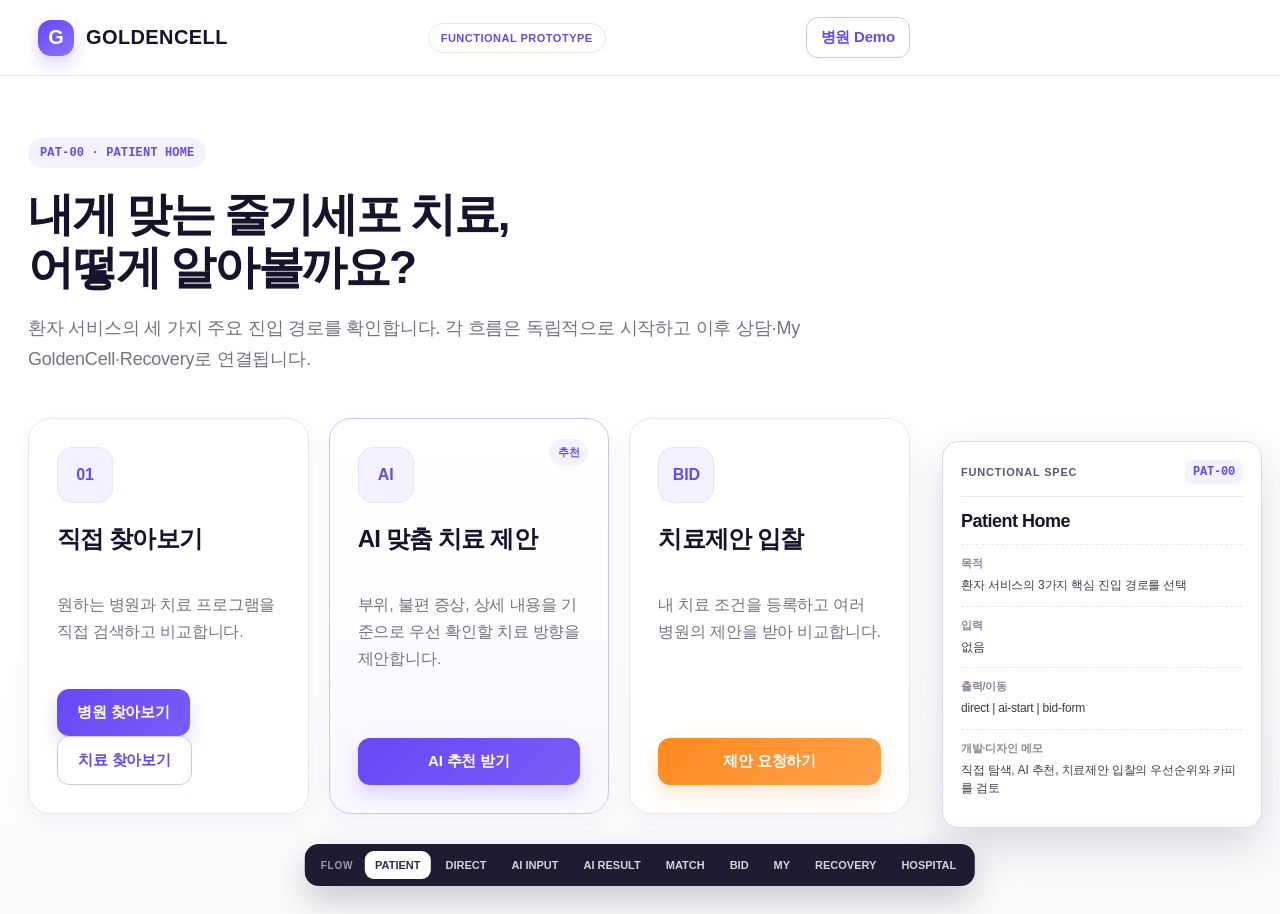
<file: demo/demo-v2/index.html>
<!doctype html>
<html lang="ko">
<head>
  <meta charset="utf-8" />
  <meta name="viewport" content="width=device-width, initial-scale=1" />
  <title>GoldenCell Functional Prototype</title>
  <link rel="stylesheet" href="./styles.css?v=5" />
  <link rel="stylesheet" href="./spec.css?v=5" />
  <link rel="stylesheet" href="./program-detail.css?v=5" />
</head>
<body>
  <header class="topbar">
    <button class="brand" type="button" data-go="home" aria-label="GoldenCell 홈"><span class="brand-mark">G</span><strong>GOLDENCELL</strong></button>
    <span class="preview-badge">FUNCTIONAL PROTOTYPE</span>
  </header>

  <main class="app-shell">
    <section class="screen is-active" data-screen="home">
      <div class="eyebrow">PAT-00 · PATIENT HOME</div>
      <h1>내게 맞는 줄기세포 치료,<br />어떻게 알아볼까요?</h1>
      <p class="lead">환자 서비스의 세 가지 주요 진입 경로를 확인합니다. 각 흐름은 독립적으로 시작하고 이후 상담·My GoldenCell·Recovery로 연결됩니다.</p>
      <div class="choice-grid">
        <article class="choice-card"><span class="choice-icon">01</span><h2>직접 찾아보기</h2><p>원하는 병원과 치료 프로그램을 직접 검색하고 비교합니다.</p><button type="button" class="button secondary" data-go="direct">병원·치료 찾아보기</button></article>
        <article class="choice-card featured"><span class="choice-icon">AI</span><h2>AI 맞춤 치료 제안</h2><p>부위, 불편 증상, 상세 내용을 기준으로 우선 확인할 치료 방향을 제안합니다.</p><button type="button" class="button primary" data-go="ai-start">AI 추천 받기</button></article>
        <article class="choice-card"><span class="choice-icon">BID</span><h2>치료제안 입찰</h2><p>내 치료 조건을 등록하고 여러 병원의 제안을 받아 비교합니다.</p><button type="button" class="button orange" data-go="bid-form">제안 요청하기</button></article>
      </div>
    </section>

    <section class="screen" data-screen="ai-start"><button type="button" class="back-link" data-go="home">← HOME</button><div class="eyebrow">AI-00 · AI RECOMMENDATION INTRO</div><h1>치료명을 몰라도 괜찮습니다.</h1><p class="lead">현재 불편한 부위와 증상을 알려주시면 치료 정보를 탐색하는 출발점을 정리해드립니다.</p><div class="intro-panel"><div><span>1</span><strong>불편 부위 선택</strong></div><div><span>2</span><strong>증상·상세내용 입력</strong></div><div><span>3</span><strong>AI 분석 결과 확인</strong></div></div><button type="button" class="button primary large" data-go="ai-body">시작하기</button></section>

    <section class="screen" data-screen="ai-body"><button type="button" class="back-link" data-go="ai-start">← 이전</button><div class="step-row"><span>AI-01 · Body Category</span><strong>1 / 2</strong></div><div class="progress"><i class="on"></i><i></i></div><h1>어느 부위가 가장 불편하신가요?</h1><p class="lead">현재 가장 신경 쓰이는 부위를 하나 선택해주세요.</p><div class="body-grid" id="bodyOptions"><button type="button" data-body="무릎·관절">무릎·관절</button><button type="button" data-body="허리·척추">허리·척추</button><button type="button" data-body="어깨">어깨</button><button type="button" data-body="피부·미용">피부·미용</button><button type="button" data-body="두피·탈모">두피·탈모</button><button type="button" data-body="면역·항노화">면역·항노화</button><button type="button" data-body="기타">기타</button></div><div class="bottom-bar"><span>선택한 부위 <strong id="selectedBodyLabel">없음</strong></span><button type="button" class="button primary" id="bodyNext" disabled>다음 단계 →</button></div></section>

    <section class="screen" data-screen="ai-detail"><button type="button" class="back-link" data-go="ai-body">← 부위 선택</button><div class="step-row"><span>AI-02 · Symptoms & Detail</span><strong>2 / 2</strong></div><div class="progress"><i class="on"></i><i class="on"></i></div><div class="eyebrow">선택 부위 · <span id="detailBodyLabel">-</span></div><h1>어떤 불편함이 있으신가요?</h1><p class="lead">해당되는 증상을 선택하고, 현재 상태를 자유롭게 적어주세요.</p><div class="form-panel"><h2>불편 증상 <small>symptomCodes[] · 복수선택</small></h2><div class="symptom-grid" id="symptomOptions"></div></div><div class="form-panel"><h2>상세 내용 <small>detailText · 자유입력</small></h2><textarea id="detailText" placeholder="예) 1년 전부터 오른쪽 무릎이 아프고 계단을 내려갈 때 특히 통증이 있습니다."></textarea></div><div class="bottom-bar"><span><strong id="detailSummary">부위 선택 완료</strong></span><button type="button" class="button primary" id="detailComplete">AI 분석 결과 보기 →</button></div></section>

    <section class="screen" data-screen="ai-result"><button type="button" class="back-link" data-go="ai-detail">← 입력 내용 수정</button><div class="eyebrow">AI-03 · AI ANALYSIS RESULT</div><h1>현재 조건에서 우선 확인할<br />치료 방향을 찾았습니다.</h1><div class="analysis-panel"><h2>선택하신 내용을 이렇게 분석했습니다.</h2><div class="analysis-grid"><div><small>선택 부위 · bodyCategory</small><strong id="resultBody"></strong></div><div><small>불편 증상 · symptomCodes[]</small><strong id="resultSymptoms"></strong></div></div><div class="analysis-detail"><small>입력 내용 · detailText</small><p id="resultDetail"></p></div><div class="analysis-copy"><b>AI 분석</b><p id="analysisText"></p></div></div><h2 class="section-title">추천 치료 방향 · recommendedDirections[]</h2><div class="result-grid"><article class="result-card"><span class="match-badge">92% Match</span><h3>자가 골수 유래 무릎 치료</h3><p>입력 정보와 관련성이 높은 치료 방향입니다.</p><button type="button" class="button secondary" data-go="matched">프로그램 보기</button></article><article class="result-card"><span class="match-badge">87% Match</span><h3>관절 재생 치료 프로그램</h3><p>현재 증상과 비교해볼 수 있는 치료 방향입니다.</p><button type="button" class="button secondary" data-go="matched">프로그램 보기</button></article><article class="result-card"><span class="match-badge">76% Match</span><h3>통증·회복 관리 프로그램</h3><p>회복 관리까지 함께 비교할 수 있습니다.</p><button type="button" class="button secondary" data-go="matched">프로그램 보기</button></article></div><div class="bid-handoff"><div><div class="eyebrow orange-text">BID-01 HANDOFF</div><h2>병원들의 치료 제안도 받아보시겠어요?</h2><p>AI 입력 데이터(bodyCategory, symptomCodes[], detailText)를 치료제안 요청에 그대로 전달합니다.</p></div><button type="button" class="button orange" data-go="bid-form">병원 치료제안 받아보기 →</button></div></section>

    <section class="screen" data-screen="matched"><button type="button" class="back-link" data-go="ai-result">← AI 분석 결과</button><div class="eyebrow">AI-04 · MATCHED PROGRAMS & HOSPITALS</div><h1>추천 치료와 관련된 프로그램을 찾았습니다.</h1><p class="lead">이벤트 프로그램을 우선 비교하고, 관련 치료 전문병원은 별도 영역에서 확인합니다.</p><h2 class="section-title">추천 이벤트 프로그램 · primary</h2><div class="result-grid" id="programCards"></div><hr class="section-divider" /><h2 class="section-title">관련 치료 전문병원 · secondary</h2><div class="result-grid" id="hospitalCards"></div></section>

    <section class="screen" data-screen="program-detail"><button type="button" class="back-link" data-go="matched">← 프로그램 목록</button><div class="eyebrow">PRG-01 · PROGRAM DETAIL</div><h1 id="programTitle"></h1><div class="detail-layout"><div class="mock-image">PROGRAM IMAGE / GALLERY</div><div class="detail-card"><h2 id="programHospital"></h2><p id="programArea"></p><p>환자의 현재 상태와 기존 치료 경험을 확인한 뒤 의료진 상담을 통해 실제 치료 가능 여부와 계획을 확인합니다.</p><div class="price"><small>이벤트 상담가</small><strong id="programPrice"></strong></div><button type="button" class="button primary" data-go="consult">상담 신청</button></div></div></section>

    <section class="screen" data-screen="hospital-detail"><button type="button" class="back-link" data-go="matched">← 전문병원 목록</button><div class="eyebrow">HSP-01 · HOSPITAL DETAIL</div><h1 id="hospitalTitle"></h1><div class="detail-layout"><div class="mock-image hospital">HOSPITAL IMAGE / GALLERY</div><div class="detail-card"><p id="hospitalArea"></p><strong id="hospitalRating" class="rating"></strong><p id="hospitalSpecialty"></p><p>관련 치료 분야의 상담과 진료 정보를 제공하며, 실제 치료 방향은 의료진 진료 후 결정됩니다.</p><button type="button" class="button primary" data-go="consult">상담 신청</button></div></div></section>

    <section class="screen" data-screen="bid-form"><button type="button" class="back-link" data-go="home">← HOME</button><div class="eyebrow orange-text">BID-01 · TREATMENT PROPOSAL REQUEST</div><h1>병원에 전달할 치료 조건을 확인해주세요.</h1><div class="form-panel"><h2>현재 불편 정보 · AI 데이터 연계 가능</h2><p><b>부위</b>　<span id="bidBody"></span></p><p><b>증상</b>　<span id="bidSymptoms"></span></p><p><b>상세 내용</b>　<span id="bidDetail"></span></p></div><div class="form-panel"><h2>희망 지역 · region</h2><div class="symptom-grid"><button type="button" data-region="서울 전체">서울 전체</button><button type="button" data-region="강남·서초">강남·서초</button><button type="button" data-region="경기">경기</button></div><h2 class="subhead">예상 예산 · budget</h2><div class="symptom-grid"><button type="button" data-budget="300~500만원">300~500만원</button><button type="button" data-budget="500~800만원">500~800만원</button><button type="button" data-budget="800만원 이상">800만원 이상</button></div></div><button type="button" class="button orange large" data-go="bid-results">이 조건으로 제안 요청 →</button></section>

    <section class="screen" data-screen="bid-results"><button type="button" class="back-link" data-go="bid-form">← 요청 조건</button><div class="eyebrow orange-text">BID-02 · HOSPITAL PROPOSAL RESULTS</div><h1>3개 병원에서 제안이 도착했습니다.</h1><p class="lead" id="bidCondition"></p><div class="result-grid"><article class="result-card"><span class="verify-badge">병원 제안 1</span><h3>라이프스템셀병원</h3><p>자가 골수 유래 무릎 치료</p><b class="offer-price">650만원</b><p>상담 가능 · 의료진 진료 후 치료 확정</p></article><article class="result-card"><span class="verify-badge">병원 제안 2</span><h3>뉴호라이즌클리닉</h3><p>관절 재생 집중 프로그램</p><b class="offer-price">570만원</b><p>빠른 상담 · 의료진 진료 후 치료 확정</p></article><article class="result-card"><span class="verify-badge">병원 제안 3</span><h3>강남리젠의원</h3><p>통증·회복 통합 케어</p><b class="offer-price">340만원</b><p>상담 가능 · 의료진 진료 후 치료 확정</p></article></div></section>
  </main>

  <script src="./app.js?v=5"></script>
  <script src="./program-detail.js?v=5"></script>
  <script src="./spec.js?v=5"></script>
  <script src="./program-detail-spec.js?v=5"></script>
</body>
</html>
</file>
<file: demo/demo-v2/styles.css>
:root{--ink:#17132c;--muted:#777180;--line:#e9e5f1;--soft:#f8f7fb;--violet:#6847f5;--violet-2:#8a70ff;--violet-soft:#f4f1ff;--orange:#ff8a1f;--orange-soft:#fff5eb;--green:#2f6b5b;--shadow:0 16px 45px rgba(48,36,97,.08);--shadow-soft:0 8px 24px rgba(48,36,97,.05)}*{box-sizing:border-box}html{scroll-behavior:smooth}body{margin:0;font-family:Inter,Arial,'Noto Sans KR',sans-serif;color:var(--ink);background:linear-gradient(180deg,#fff 0,#fff 72%,#fbfafc 100%);letter-spacing:-.2px}.topbar{height:76px;border-bottom:1px solid rgba(233,229,241,.9);display:flex;align-items:center;justify-content:space-between;padding:0 38px;position:sticky;top:0;z-index:20;background:rgba(255,255,255,.94);backdrop-filter:blur(16px)}.brand{display:flex;align-items:center;gap:12px;border:0;background:none;font-size:20px;cursor:pointer;color:var(--ink);padding:0}.brand strong{letter-spacing:.4px}.brand-mark{width:36px;height:36px;border-radius:13px;display:grid;place-items:center;background:linear-gradient(145deg,var(--violet),#8a73ff);color:#fff;font-weight:900;box-shadow:0 8px 18px rgba(104,71,245,.24)}.preview-badge,.eyebrow{display:inline-flex;align-items:center;border-radius:999px;background:var(--violet-soft);color:var(--violet);font-weight:800;font-size:12px;padding:8px 12px;letter-spacing:.15px}.preview-badge{border:1px solid #e7e0ff;background:#fff}.orange-text{color:#e66c00;background:var(--orange-soft)}.app-shell{max-width:1180px;margin:0 auto;padding:62px 28px 100px}.screen{display:none;animation:fadeIn .22s ease}.screen.is-active{display:block}@keyframes fadeIn{from{opacity:.35;transform:translateY(5px)}to{opacity:1;transform:none}}h1{font-size:46px;line-height:1.16;margin:20px 0 16px;letter-spacing:-2.2px;font-weight:800}h2{font-size:24px;letter-spacing:-.8px}h3{letter-spacing:-.5px}.lead{font-size:18px;line-height:1.75;color:var(--muted);max-width:780px}.choice-grid,.result-grid{display:grid;grid-template-columns:repeat(3,1fr);gap:20px;margin-top:42px}.choice-card,.result-card{position:relative;border:1px solid var(--line);border-radius:22px;padding:28px;background:#fff;box-shadow:var(--shadow-soft);transition:.2s ease}.choice-card:hover,.result-card:hover{transform:translateY(-3px);box-shadow:var(--shadow);border-color:#dcd4f7}.choice-card{min-height:292px;display:flex;flex-direction:column}.choice-card.featured{border-color:#cfc3ff;background:linear-gradient(180deg,#fff 0,#faf8ff 100%)}.choice-card.featured:before{content:'추천';position:absolute;right:20px;top:20px;font-size:11px;font-weight:800;color:var(--violet);background:var(--violet-soft);border-radius:999px;padding:6px 9px}.choice-icon{display:grid;place-items:center;width:56px;height:56px;border-radius:16px;background:var(--violet-soft);color:var(--violet);font-weight:900;box-shadow:inset 0 0 0 1px #e9e2ff}.choice-card p,.result-card p{color:var(--muted);line-height:1.7}.choice-card p{min-height:82px}.choice-card .button{margin-top:auto}.button{border:0;border-radius:12px;padding:14px 20px;font-weight:800;font-size:15px;cursor:pointer;transition:.18s ease;letter-spacing:-.2px}.button:hover:not(:disabled){transform:translateY(-1px)}.button.primary{background:linear-gradient(135deg,var(--violet),#7a5cf8);color:#fff;box-shadow:0 9px 20px rgba(104,71,245,.22)}.button.secondary{border:1px solid #cec5eb;background:#fff;color:var(--violet)}.button.secondary:hover{background:#faf8ff;border-color:#bbaef2}.button.orange{background:linear-gradient(135deg,#ff8a1f,#ff9f48);color:#fff;box-shadow:0 9px 20px rgba(255,138,31,.2)}.button.large{margin-top:28px;padding:17px 28px}.button:disabled{opacity:.38;cursor:not-allowed;box-shadow:none}.back-link{border:0;background:none;padding:0;color:#716b7b;font-size:15px;cursor:pointer;margin-bottom:25px}.back-link:hover{color:var(--violet)}.intro-panel{display:grid;grid-template-columns:repeat(3,1fr);gap:14px;margin:34px 0 8px}.intro-panel>div{border:1px solid var(--line);border-radius:18px;padding:22px;display:flex;gap:14px;align-items:center;background:#fff;box-shadow:var(--shadow-soft)}.intro-panel span{width:36px;height:36px;border-radius:11px;background:var(--violet-soft);color:var(--violet);display:grid;place-items:center;font-weight:900}.step-row{display:flex;justify-content:space-between;color:#8a8491;font-size:13px}.step-row strong{color:var(--violet)}.progress{display:grid;grid-template-columns:1fr 1fr;gap:8px;margin:10px 0 36px}.progress i{height:6px;background:#ece9f3;border-radius:99px}.progress i.on{background:linear-gradient(90deg,var(--violet),#8b73ff)}.body-grid{display:grid;grid-template-columns:repeat(4,1fr);gap:14px;margin-top:30px}.body-grid button{min-height:116px;border:1px solid var(--line);border-radius:18px;background:#fff;font-size:17px;font-weight:800;color:var(--ink);cursor:pointer;box-shadow:0 6px 18px rgba(48,36,97,.035);transition:.18s ease}.body-grid button:hover,.body-grid button.is-selected{border-color:#bbaef7;background:linear-gradient(180deg,#fff,#f7f4ff);color:var(--violet);box-shadow:0 10px 25px rgba(104,71,245,.09)}.bottom-bar{margin-top:34px;padding-top:22px;border-top:1px solid var(--line);display:flex;align-items:center;justify-content:space-between;color:var(--muted)}.form-panel{border:1px solid var(--line);border-radius:20px;padding:26px;margin-top:20px;background:#fff;box-shadow:var(--shadow-soft)}.form-panel h2{margin-top:0}.form-panel h2 small{font-size:12px;color:#9a95a3;font-weight:500;margin-left:8px}.subhead{margin-top:28px!important}.symptom-grid{display:flex;flex-wrap:wrap;gap:10px}.symptom-grid button{border:1px solid #ded9e9;background:#fff;border-radius:12px;padding:12px 16px;cursor:pointer;color:#4f4a59;transition:.16s}.symptom-grid button:hover{border-color:#c9bff0}.symptom-grid button.is-selected{border-color:#a997ef;background:var(--violet-soft);color:var(--violet);font-weight:800}textarea{width:100%;min-height:156px;border:1px solid #ded9e9;border-radius:14px;padding:16px 18px;font:inherit;line-height:1.7;resize:vertical;outline:none;background:#fcfbfd}textarea:focus{border-color:#a997ef;box-shadow:0 0 0 4px rgba(103,66,255,.07);background:#fff}.analysis-panel{margin-top:34px;border:1px solid #e5e0f1;border-radius:24px;padding:30px;background:linear-gradient(180deg,#fdfcff,#faf8ff);box-shadow:var(--shadow-soft)}.analysis-panel h2{margin-top:0}.analysis-grid{display:grid;grid-template-columns:1fr 2fr;gap:14px}.analysis-grid>div,.analysis-detail,.analysis-copy{border-radius:16px;background:#fff;border:1px solid #ece8f3;padding:18px}.analysis-grid small,.analysis-detail small{display:block;color:#9993a2;font-size:12px;margin-bottom:8px}.analysis-grid strong{font-size:17px}.analysis-detail,.analysis-copy{margin-top:14px}.analysis-detail p,.analysis-copy p{margin-bottom:0;line-height:1.7;color:#625c6c}.analysis-copy{border-color:#ded6fb;background:#fcfaff}.section-title{margin-top:46px}.match-badge,.verify-badge{display:inline-flex;border-radius:999px;padding:7px 10px;font-size:12px;font-weight:900;background:var(--violet-soft);color:var(--violet)}.verify-badge{background:#f1f6f4;color:var(--green)}.result-card h3{font-size:21px;line-height:1.45}.result-card.compact{min-height:242px}.card-bottom{display:flex;align-items:center;justify-content:space-between;gap:14px;margin-top:22px}.card-bottom b,.offer-price{font-size:24px;letter-spacing:-.8px}.bid-handoff{margin-top:44px;border:1px solid #ffd6b2;background:linear-gradient(135deg,#fffdfb,#fff7ef);border-radius:22px;padding:28px;display:flex;align-items:center;justify-content:space-between;gap:24px;box-shadow:0 9px 26px rgba(255,138,31,.06)}.bid-handoff h2{margin:12px 0 8px}.bid-handoff p{margin:0;color:#7a7067}.section-divider{border:0;border-top:1px solid var(--line);margin:50px 0}.detail-layout{display:grid;grid-template-columns:1.25fr .95fr;gap:28px;margin-top:34px;align-items:start}.mock-image{min-height:430px;border-radius:24px;background:radial-gradient(circle at 28% 22%,#fff 0,#eee9ff 32%,#dcd3ff 100%);display:grid;place-items:center;color:#725bc9;font-weight:900;letter-spacing:1px;box-shadow:var(--shadow);position:relative;overflow:hidden}.mock-image:after{content:'';position:absolute;width:190px;height:190px;border-radius:50%;right:-35px;bottom:-45px;background:rgba(255,255,255,.35)}.mock-image.hospital{background:radial-gradient(circle at 28% 22%,#fff 0,#eef5f2 34%,#dce9e4 100%);color:#4e7568}.detail-card{border:1px solid var(--line);border-radius:22px;padding:30px;background:#fff;box-shadow:var(--shadow-soft);position:sticky;top:102px}.detail-card p{color:#726c79;line-height:1.75}.price{margin:30px 0;padding:18px;border-radius:16px;background:var(--soft);border:1px solid #efebf5}.price small{display:block;color:#9a94a0;margin-bottom:6px}.price strong{font-size:29px}.rating{display:block;color:#ff9b2f;font-size:24px;margin:12px 0}.form-panel p{line-height:1.7;color:#655f6d}.topbar .button{padding:10px 14px}@media(max-width:850px){.choice-grid,.intro-panel,.result-grid,.detail-layout,.analysis-grid{grid-template-columns:1fr}.body-grid{grid-template-columns:repeat(2,1fr)}h1{font-size:35px;letter-spacing:-1.5px}.bottom-bar,.bid-handoff{align-items:flex-start;gap:18px;flex-direction:column}.app-shell{padding:38px 20px 72px}.topbar{padding:0 20px;height:70px}.card-bottom{align-items:flex-start;flex-direction:column}.detail-card{position:static}.mock-image{min-height:300px}.choice-card{min-height:auto}.choice-card p{min-height:auto}.result-card:hover,.choice-card:hover{transform:none}}@media(max-width:520px){.body-grid{grid-template-columns:1fr}.topbar{gap:10px}.preview-badge{display:none}.brand{font-size:17px}.app-shell{padding-left:16px;padding-right:16px}h1{font-size:31px}.lead{font-size:16px}.choice-card,.result-card,.form-panel,.analysis-panel,.detail-card{padding:22px}}
</file>
<file: demo/demo-v2/spec.css>
.spec-panel{position:fixed;right:18px;bottom:72px;width:320px;max-height:calc(100vh - 170px);overflow:auto;z-index:40;background:#fff;border:1px solid #dcd7e8;border-radius:16px;box-shadow:0 18px 45px rgba(31,25,61,.16);padding:18px}.spec-head{display:flex;align-items:center;justify-content:space-between;gap:12px;padding-bottom:12px;border-bottom:1px solid #ece8f2}.spec-head b{font-size:11px;letter-spacing:.8px;color:#5d5670}.spec-head span{font:700 12px/1 ui-monospace,SFMono-Regular,Menlo,monospace;color:#6847f5;background:#f4f1ff;border-radius:8px;padding:6px 8px}.spec-panel h3{margin:14px 0 12px;font-size:18px}.spec-panel dl{margin:0}.spec-panel dl>div{padding:11px 0;border-top:1px dashed #ebe7ef}.spec-panel dt{font-size:11px;font-weight:800;color:#8b8496;margin-bottom:5px}.spec-panel dd{margin:0;color:#3f394a;font-size:12px;line-height:1.55}.flow-nav{position:fixed;left:50%;bottom:14px;transform:translateX(-50%);z-index:41;display:flex;align-items:center;gap:5px;max-width:calc(100vw - 36px);overflow-x:auto;background:#201b32;border-radius:14px;padding:7px 9px;box-shadow:0 14px 35px rgba(22,18,38,.22)}.flow-nav>span{color:#9f98b1;font-size:10px;font-weight:800;letter-spacing:.7px;padding:0 7px}.flow-nav button{white-space:nowrap;border:0;border-radius:9px;background:transparent;color:#d6d1df;padding:8px 10px;font-size:11px;font-weight:700;cursor:pointer}.flow-nav button:hover,.flow-nav button.is-active{background:#fff;color:#34294f}.app-shell{padding-right:370px;max-width:1450px}.topbar{padding-right:370px}.preview-badge{font-size:11px;letter-spacing:.5px}.screen>.eyebrow:first-of-type,.step-row span{font-family:ui-monospace,SFMono-Regular,Menlo,monospace}.form-panel h2 small{font-family:ui-monospace,SFMono-Regular,Menlo,monospace}.spec-field{font-family:ui-monospace,SFMono-Regular,Menlo,monospace;font-size:11px;color:#7b728e}@media(max-width:1180px){.app-shell,.topbar{padding-right:28px}.spec-panel{position:relative;right:auto;bottom:auto;width:auto;max-height:none;margin:0 20px 90px}.flow-nav{bottom:10px}.app-shell{padding-bottom:38px}}@media(max-width:700px){.spec-panel{margin-left:14px;margin-right:14px}.flow-nav{left:10px;right:10px;transform:none;max-width:none}.flow-nav>span{display:none}}
</file>
<file: demo/demo-v2/program-detail.css>
.program-spec-hero{display:grid;grid-template-columns:1.3fr .9fr;gap:28px;margin-top:32px;align-items:start}.program-gallery-block{min-width:0}.program-thumb-row{display:grid;grid-template-columns:repeat(4,1fr);gap:10px;margin-top:12px}.program-thumb-row span{border:1px solid var(--line);background:#fff;border-radius:12px;padding:14px 10px;font-size:12px;color:var(--muted);text-align:center}.field-note{margin-top:10px;font-size:12px;color:#8c8596;font-family:ui-monospace,SFMono-Regular,Menlo,monospace}.program-summary-card{position:sticky;top:102px}.program-summary-card .button{width:100%;margin-top:10px}.program-kv{display:flex;justify-content:space-between;gap:14px;padding:13px 0;border-bottom:1px solid var(--line);font-size:14px}.program-kv span{color:var(--muted)}.program-kv strong{text-align:right}.program-anchor-nav{display:flex;gap:8px;flex-wrap:wrap;margin:34px 0 10px;padding:12px;border:1px solid var(--line);border-radius:16px;background:#fff}.program-anchor-nav span{font-size:12px;font-weight:800;padding:8px 10px;border-radius:999px;background:var(--soft);color:#635c6d}.program-spec-section{margin-top:22px;border:1px solid var(--line);border-radius:20px;background:#fff;padding:26px;box-shadow:var(--shadow-soft)}.section-head{display:flex;align-items:center;justify-content:space-between;gap:16px;margin-bottom:20px}.section-head>div{display:flex;align-items:center;gap:12px}.section-head h2{margin:0}.section-head code,.spec-table code,.process-spec code{font-size:11px;color:#7f70c2;background:#f6f3ff;border-radius:8px;padding:5px 7px}.section-no{width:34px;height:34px;border-radius:10px;background:var(--violet-soft);color:var(--violet);display:grid;place-items:center;font-weight:900}.spec-table{display:grid;grid-template-columns:1fr 1fr;border-top:1px solid var(--line);border-left:1px solid var(--line);border-radius:12px;overflow:hidden}.spec-table>div{display:grid;grid-template-columns:120px 1fr auto;gap:10px;align-items:center;padding:14px;border-right:1px solid var(--line);border-bottom:1px solid var(--line);min-width:0}.spec-table b{font-size:13px}.spec-table span{font-size:13px;color:var(--muted)}.content-block{border:1px solid var(--line);border-radius:14px;padding:18px;background:#fcfbfd}.content-block h3{margin-top:0}.content-block p{line-height:1.75;color:var(--muted)}.highlight-grid{display:grid;grid-template-columns:repeat(3,1fr);gap:12px;margin-top:14px}.highlight-grid>div{border:1px solid var(--line);border-radius:14px;padding:17px;background:#fff}.highlight-grid p{margin-bottom:0;color:var(--muted)}.check-list{display:grid;gap:10px;margin:0;padding:0;list-style:none}.check-list li{border:1px solid var(--line);border-radius:12px;padding:14px 16px;color:#5f5968}.check-list li:before{content:'✓';color:var(--violet);font-weight:900;margin-right:8px}.warning-box,.disclosure-box{margin-top:16px;border-radius:14px;padding:16px 18px;background:#fffaf4;border:1px solid #f7d8b9;color:#705f50}.warning-box p,.disclosure-box p{line-height:1.7}.process-spec{display:grid;gap:10px;list-style:none;margin:0;padding:0}.process-spec li{display:grid;grid-template-columns:48px 1fr;gap:14px;align-items:start;border:1px solid var(--line);border-radius:14px;padding:16px}.process-spec li>span{width:40px;height:40px;border-radius:12px;background:var(--violet-soft);color:var(--violet);display:grid;place-items:center;font-weight:900}.process-spec b{display:block;margin-bottom:4px}.process-spec p{margin:0 0 8px;color:var(--muted)}.profile-row,.hospital-summary-box{display:flex;align-items:center;justify-content:space-between;gap:18px;border:1px solid var(--line);border-radius:16px;padding:18px}.profile-row{justify-content:flex-start}.profile-photo{width:72px;height:72px;border-radius:16px;background:#f2efff;display:grid;place-items:center;color:var(--violet);font-size:11px;font-weight:900}.profile-row h3,.hospital-summary-box h3{margin:0 0 6px}.profile-row p,.hospital-summary-box p{margin:0;color:var(--muted)}.faq-list{display:grid;gap:10px}.faq-list details{border:1px solid var(--line);border-radius:12px;padding:14px 16px}.faq-list summary{cursor:pointer;font-weight:800}.faq-list p{line-height:1.7;color:var(--muted)}@media(max-width:900px){.program-spec-hero,.spec-table,.highlight-grid{grid-template-columns:1fr}.program-summary-card{position:static}.spec-table>div{grid-template-columns:110px 1fr}.spec-table code{grid-column:1/-1}.program-thumb-row{grid-template-columns:repeat(2,1fr)}}@media(max-width:520px){.program-spec-section{padding:20px}.section-head{align-items:flex-start;flex-direction:column}.profile-row,.hospital-summary-box{align-items:flex-start;flex-direction:column}.program-thumb-row{grid-template-columns:1fr 1fr}}
</file>
